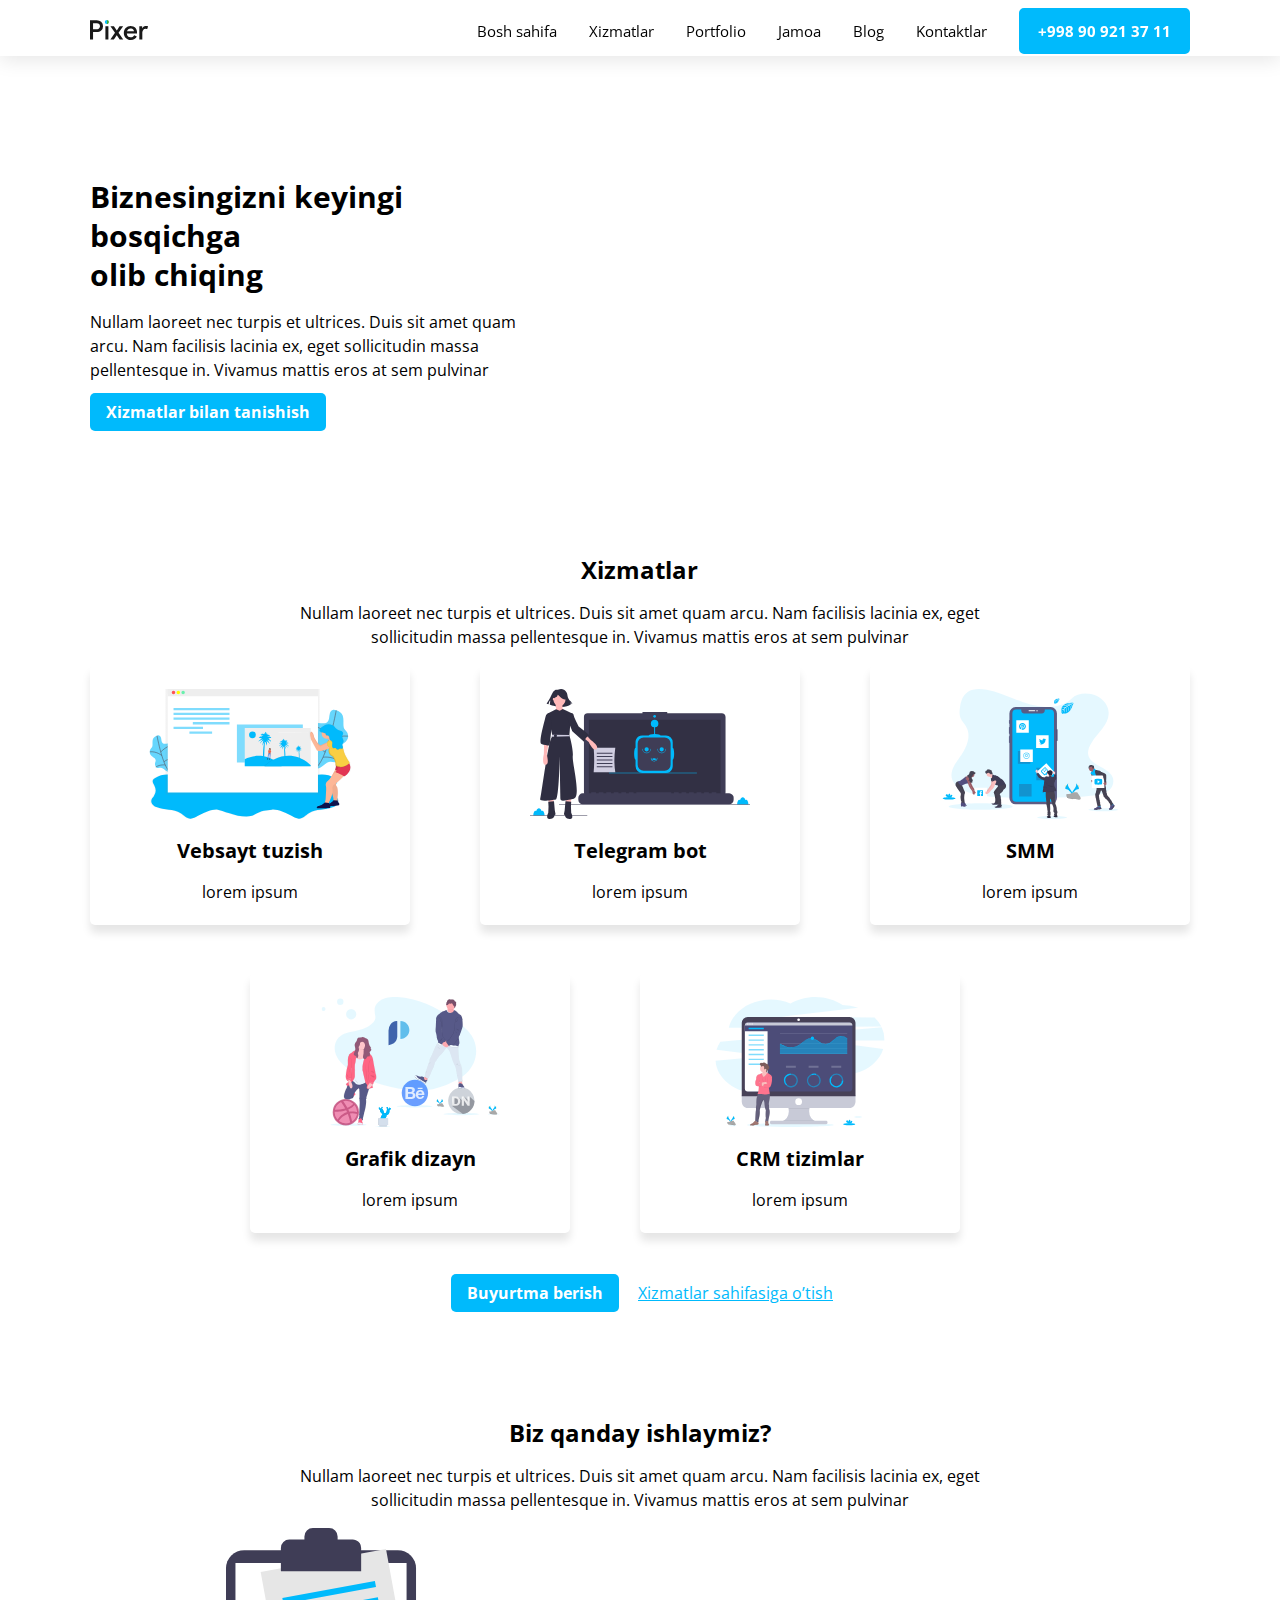
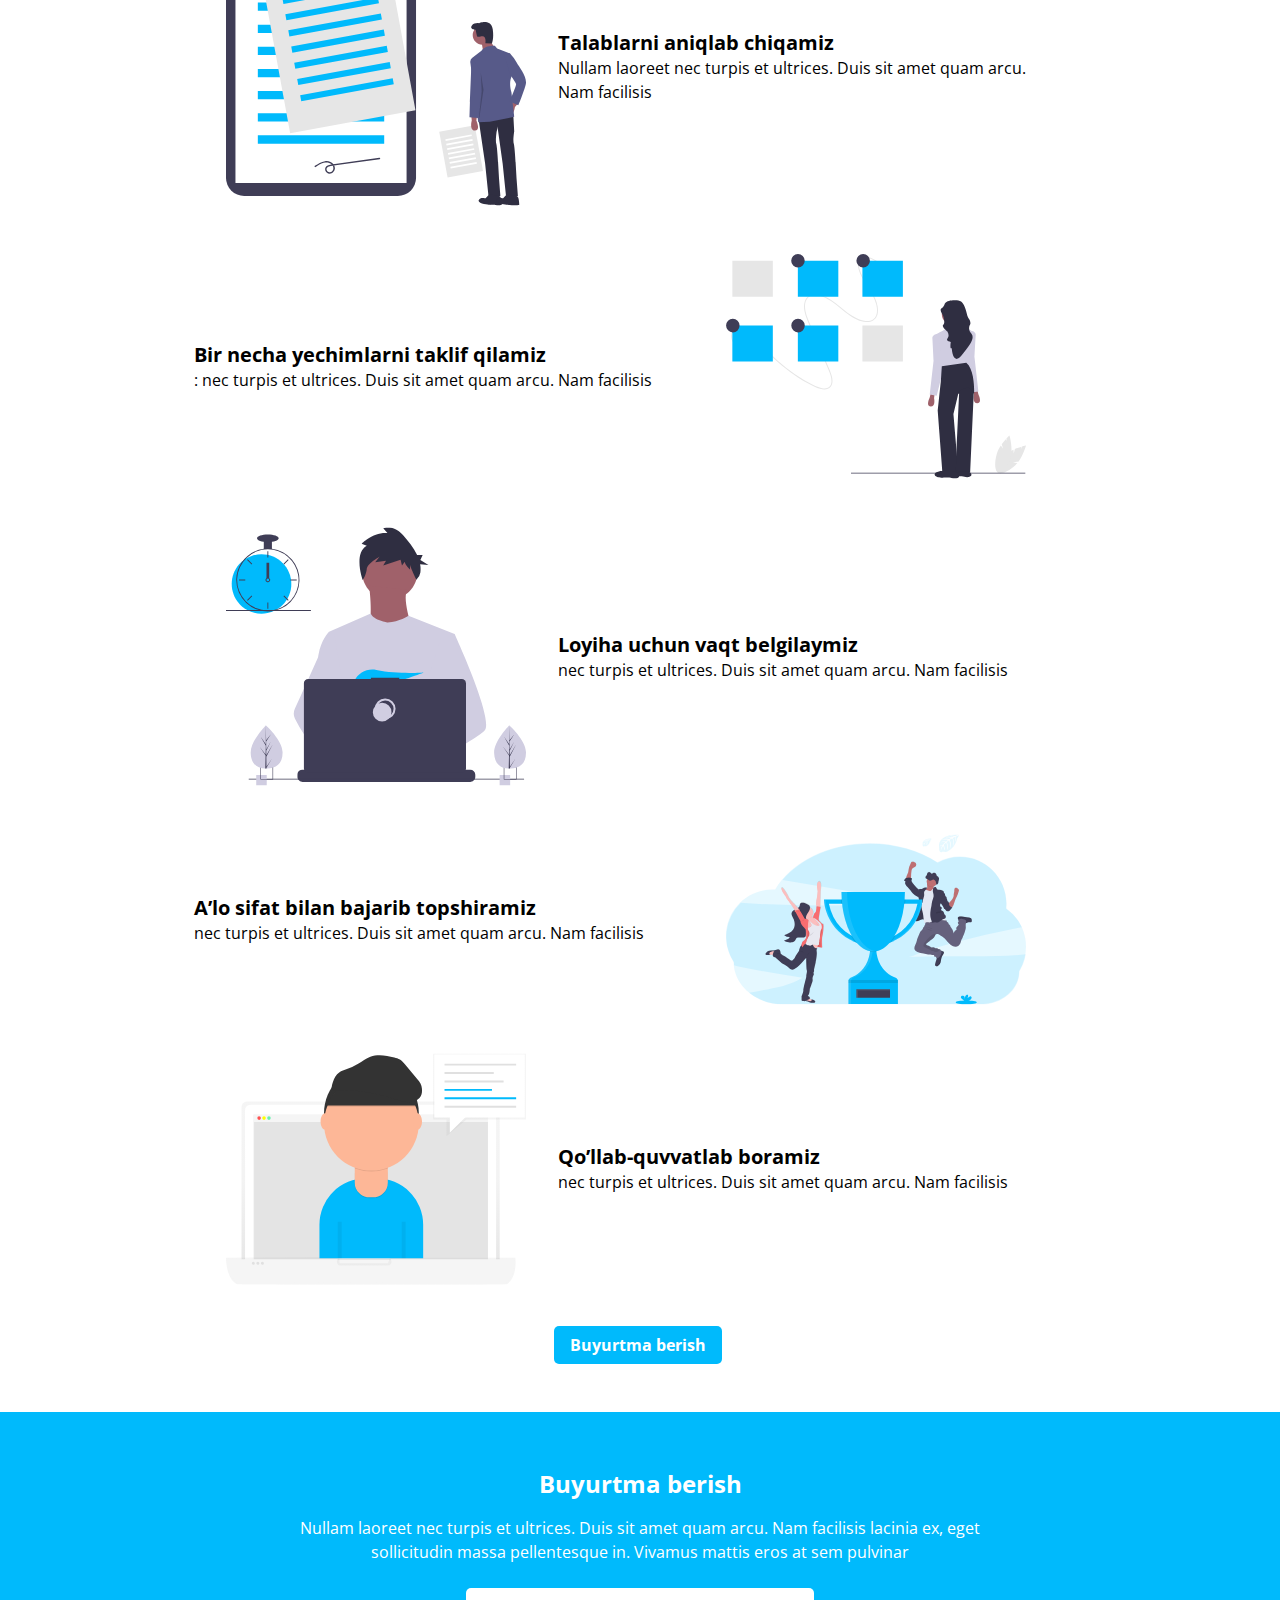
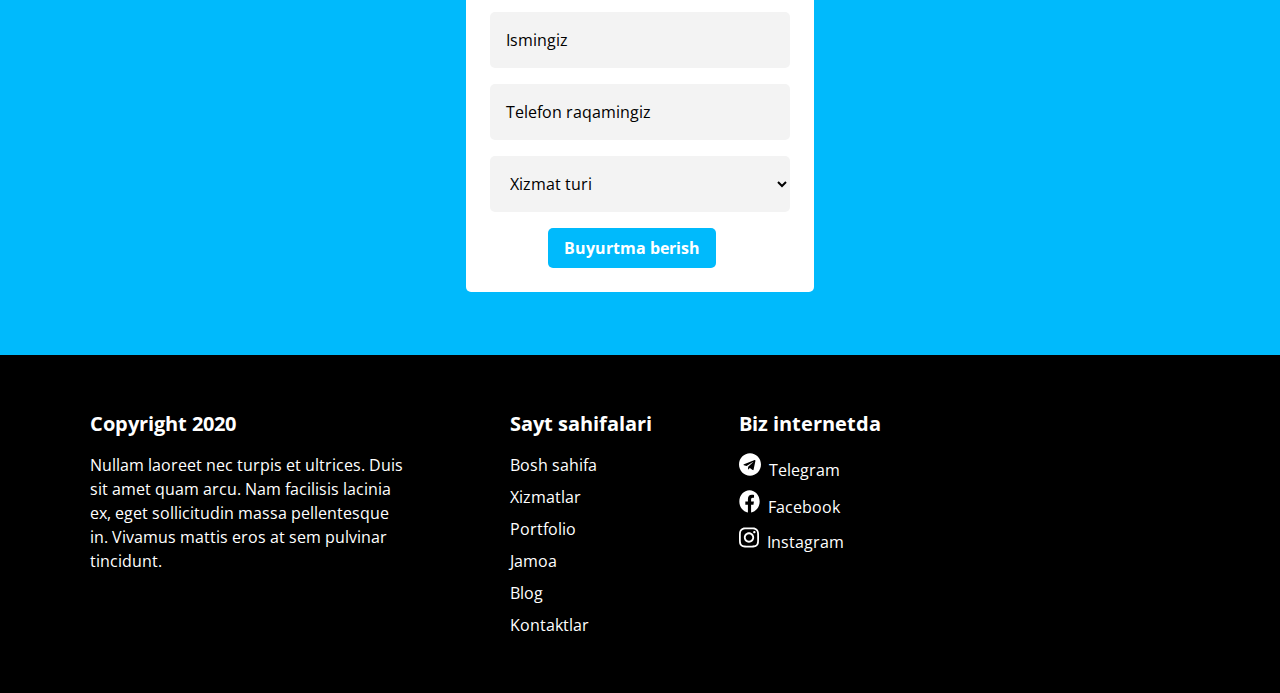
<file: index.html>
<!DOCTYPE html>
<html lang="uz">
  <head>
    <meta charset="UTF-8" />
    <meta http-equiv="X-UA-Compatible" content="IE=edge" />
    <meta name="viewport" content="width=device-width, initial-scale=1.0" />
    <title>Pixer</title>
    <!-- Links style  -->
    <link rel="stylesheet" href="./css/style.css" />
    <!-- <link rel="stylesheet" href="./css/normalize.css" /> -->
    <!-- <link rel="stylesheet" href="./css/style.mini.css" /> -->
  </head>
  <body>
    <!-- Header -->
    <header class="header">
      <section class="header-container container">
        <!-- Site logo -->
        <a class="site-logo" href="./index.html"
          ><img src="./images/site-logo.svg" alt="Pixer saytnig logotipi"
        /></a>
        <!-- Navigation -->
        <nav class="list-items">
          <ul class="list-info">
            <li><a href="./index.html">Bosh sahifa</a></li>
            <li>
              <a target="_blank" href="./xizmatlar/xizmatlar.html">Xizmatlar</a>
            </li>
            <li><a href="#">Portfolio</a></li>
            <li><a href="#">Jamoa</a></li>
            <li><a href="#">Blog</a></li>
            <li><a href="#">Kontaktlar</a></li>
          </ul>

          <a class="tel-link" href="tel:+998-90-921-37-11">+998 90 921 37 11</a>
        </nav>
      </section>
    </header>
    <!-- Main -->
    <main class="main">
      <!-- Section 1 -->
      <section class="section-container-one container">
        <div class="item-text">
          <h1>
            Biznesingizni keyingi bosqichga <br />
            olib chiqing
          </h1>
          <p>
            Nullam laoreet nec turpis et ultrices. Duis sit amet quam arcu. Nam
            facilisis lacinia ex, eget sollicitudin massa pellentesque in.
            Vivamus mattis eros at sem pulvinar
          </p>
          <a target="_blank" href="./xizmatlar/xizmatlar.html"
            >Xizmatlar bilan tanishish</a
          >
        </div>
        <iframe
          width="458"
          height="258"
          src="https://www.youtube.com/embed/6_pru8U2RmM"
          title="The whole working-from-home thing — Apple"
          frameborder="0"
          allow="accelerometer; autoplay; clipboard-write; encrypted-media; gyroscope; picture-in-picture"
          allowfullscreen
        ></iframe>
      </section>
      <!-- Section 2 -->
      <section class="section-container-two container">
        <h2 class="heading">Xizmatlar</h2>
        <p class="text">
          Nullam laoreet nec turpis et ultrices. Duis sit amet quam arcu. Nam
          facilisis lacinia ex, eget sollicitudin massa pellentesque in. Vivamus
          mattis eros at sem pulvinar
        </p>
        <!-- Xizmatlar ro`yhati -->
        <div class="section-lists">
          <ul>
            <li>
              <img
                src="./images/vebsayt-tuzish.svg"
                alt="chizilgan qiz bola animatsion rasm ushlab turibdi"
                width="203"
                height="130"
              />
              <h3>Vebsayt tuzish</h3>
              <p>lorem ipsum</p>
            </li>
            <li>
              <img
                src="./images/telegram-bot.svg"
                alt="chizilgan qiz bola animatsion noutbukni yonida turibdi"
                width="222"
                height="130"
              />
              <h3>Telegram bot</h3>
              <p>lorem ipsum</p>
            </li>
            <li>
              <img
                src="./images/smm.svg"
                alt="chizilgan odamlar animatsion telefonga ilovalar qoyishyapti"
                width="177"
                height="130"
              />
              <h3>SMM</h3>
              <p>lorem ipsum</p>
            </li>
            <li>
              <img
                src="./images/grafik-dizayn.svg"
                alt="chizilgan bola va qiz koptok tepishyapti"
                width="179"
                height="130"
              />
              <h3>Grafik dizayn</h3>
              <p>lorem ipsum</p>
            </li>
            <li>
              <img
                src="./images/crm-tizimlar.svg"
                alt="chizilgan bola animatsion kompyuterni oldida turibdi"
                width="170"
                height="130"
              />
              <h3>CRM tizimlar</h3>
              <p>lorem ipsum</p>
            </li>
          </ul>
        </div>
        <div class="links">
          <a class="button" href="#">Buyurtma berish</a>
          <a
            class="service-link"
            target="_blank"
            href="./xizmatlar/xizmatlar.html"
            >Xizmatlar sahifasiga o’tish</a
          >
        </div>
      </section>
      <!-- Section 3 -->
      <section class="section-container-three container">
        <!-- Heading -->
        <div class="heading-text">
          <h2 class="heading">Biz qanday ishlaymiz?</h2>
          <p class="text">
            Nullam laoreet nec turpis et ultrices. Duis sit amet quam arcu. Nam
            facilisis lacinia ex, eget sollicitudin massa pellentesque in.
            Vivamus mattis eros at sem pulvinar
          </p>
        </div>
        <!-- Information of site -->
        <div class="inform-content-one">
          <img
            src="./images/img-one.svg"
            alt="chizilgan odam animatsion daftarga qarayabdi"
            width="300"
            height="278"
          />
          <div>
            <h3>Talablarni aniqlab chiqamiz</h3>
            <p>
              Nullam laoreet nec turpis et ultrices. Duis sit amet quam arcu.
              <br />
              Nam facilisis
            </p>
          </div>
        </div>
        <div class="inform-content-two">
          <div>
            <h3>Bir necha yechimlarni taklif qilamiz</h3>
            <p>
              : nec turpis et ultrices. Duis sit amet quam arcu. Nam facilisis
            </p>
          </div>
          <img
            src="./images/img-two.svg"
            alt="chizilgan qiz bola tort burchak shakllarga qarayabdi"
            width="300"
            height="225"
          />
        </div>
        <div class="inform-content-three">
          <img
            src="./images/img-three.svg"
            alt="chizilgan bola noutbukda ishlab otiribdi"
            width="300"
            height="259"
          />
          <div>
            <h3>Loyiha uchun vaqt belgilaymiz</h3>
            <p>
              nec turpis et ultrices. Duis sit amet quam arcu. Nam facilisis
            </p>
          </div>
        </div>
        <div class="inform-content-four">
          <div>
            <h3>A’lo sifat bilan bajarib topshiramiz</h3>
            <p>
              nec turpis et ultrices. Duis sit amet quam arcu. Nam facilisis
            </p>
          </div>
          <img
            src="./images/img-four.svg"
            alt="chizilgan bola va qiz sovrin oldida xursand bolib oyinga tushishyapti"
            width="300"
            height="171"
          />
        </div>
        <div class="inform-content-five">
          <img
            src="./images/img-five.svg"
            alt="animatsion bola rasmi"
            width="300"
            height="232"
          />
          <div>
            <h3>Qo’llab-quvvatlab boramiz</h3>
            <p>
              nec turpis et ultrices. Duis sit amet quam arcu. Nam facilisis
            </p>
          </div>
        </div>
        <!-- Link -->
        <a class="button" href="#">Buyurtma berish</a>
      </section>
      <!-- Section 4 -->
      <section class="section-container-four">
        <div class="section-box container">
          <!-- Heading and text -->
          <h2>Buyurtma berish</h2>
          <p>
            Nullam laoreet nec turpis et ultrices. Duis sit amet quam arcu. Nam
            facilisis lacinia ex, eget sollicitudin massa pellentesque in.
            Vivamus mattis eros at sem pulvinar
          </p>
          <!-- Services -->
          <div class="item-services">
            <form action="https://echo.htmlacademy.ru">
              <div class="item-name">
                <label for="username"></label>
                <input
                  id="username"
                  type="text"
                  name="Name"
                  placeholder="Ismingiz"
                  required
                />
              </div>
              <div class="item-tel">
                <label for="tel"></label>
                <input
                  id="tel"
                  type="number"
                  name="Telefon raqam"
                  placeholder="Telefon raqamingiz"
                  required
                />
              </div>
              <div class="item-service">
                <label for="service"></label>
                <select name="Xizmat turi" id="service">
                  <option value="" disabled selected hidden>Xizmat turi</option>
                  <option value="vebsayt-tuzish">Vebsayt tuzish</option>
                  <option value="telegram-bot">Telegram bot</option>
                  <option value="smm">SMM</option>
                  <option value="grafik-dizayn">Grafik dizayn</option>
                  <option value="crm-tizimlar">CRM tizimlar</option>
                </select>
              </div>
              <button class="button">Buyurtma berish</button>
            </form>
          </div>
        </div>
      </section>
    </main>
    <!-- Footer -->
    <footer class="footer">
      <section class="container">
        <!-- List items -->
        <ul class="footer-lists">
          <li>
            <h4>Copyright 2020</h4>
            <p>
              Nullam laoreet nec turpis et ultrices. Duis sit amet quam arcu.
              Nam facilisis lacinia ex, eget sollicitudin massa pellentesque in.
              Vivamus mattis eros at sem pulvinar tincidunt.
            </p>
          </li>
          <li>
            <h4>Sayt sahifalari</h4>
            <a href="./index.html">Bosh sahifa</a>
            <a target="_blank" href="./xizmatlar/xizmatlar.html">Xizmatlar</a>
            <a href="#">Portfolio</a>
            <a href="#">Jamoa</a>
            <a href="#">Blog</a>
            <a href="#">Kontaktlar</a>
          </li>
          <li>
            <h4>Biz internetda</h4>
            <a target="_blank" href="#"
              ><img
                src="./images/telegram-logo.svg"
                alt="telegram logotipi"
                width="22"
                height="23"
              />Telegram</a
            >
            <a target="_blank" href="#"
              ><img
                src="./images/facebook-logo.svg"
                alt="facebook logotipi"
                width="21"
                height="23"
              />Facebook</a
            >
            <a target="_blank" href="#"
              ><img
                src="./images/instagram-logo.svg"
                alt="Instagram logotipi"
                width="20"
                height="21"
              />Instagram</a
            >
          </li>
        </ul>
      </section>
    </footer>
  </body>
</html>
</file>
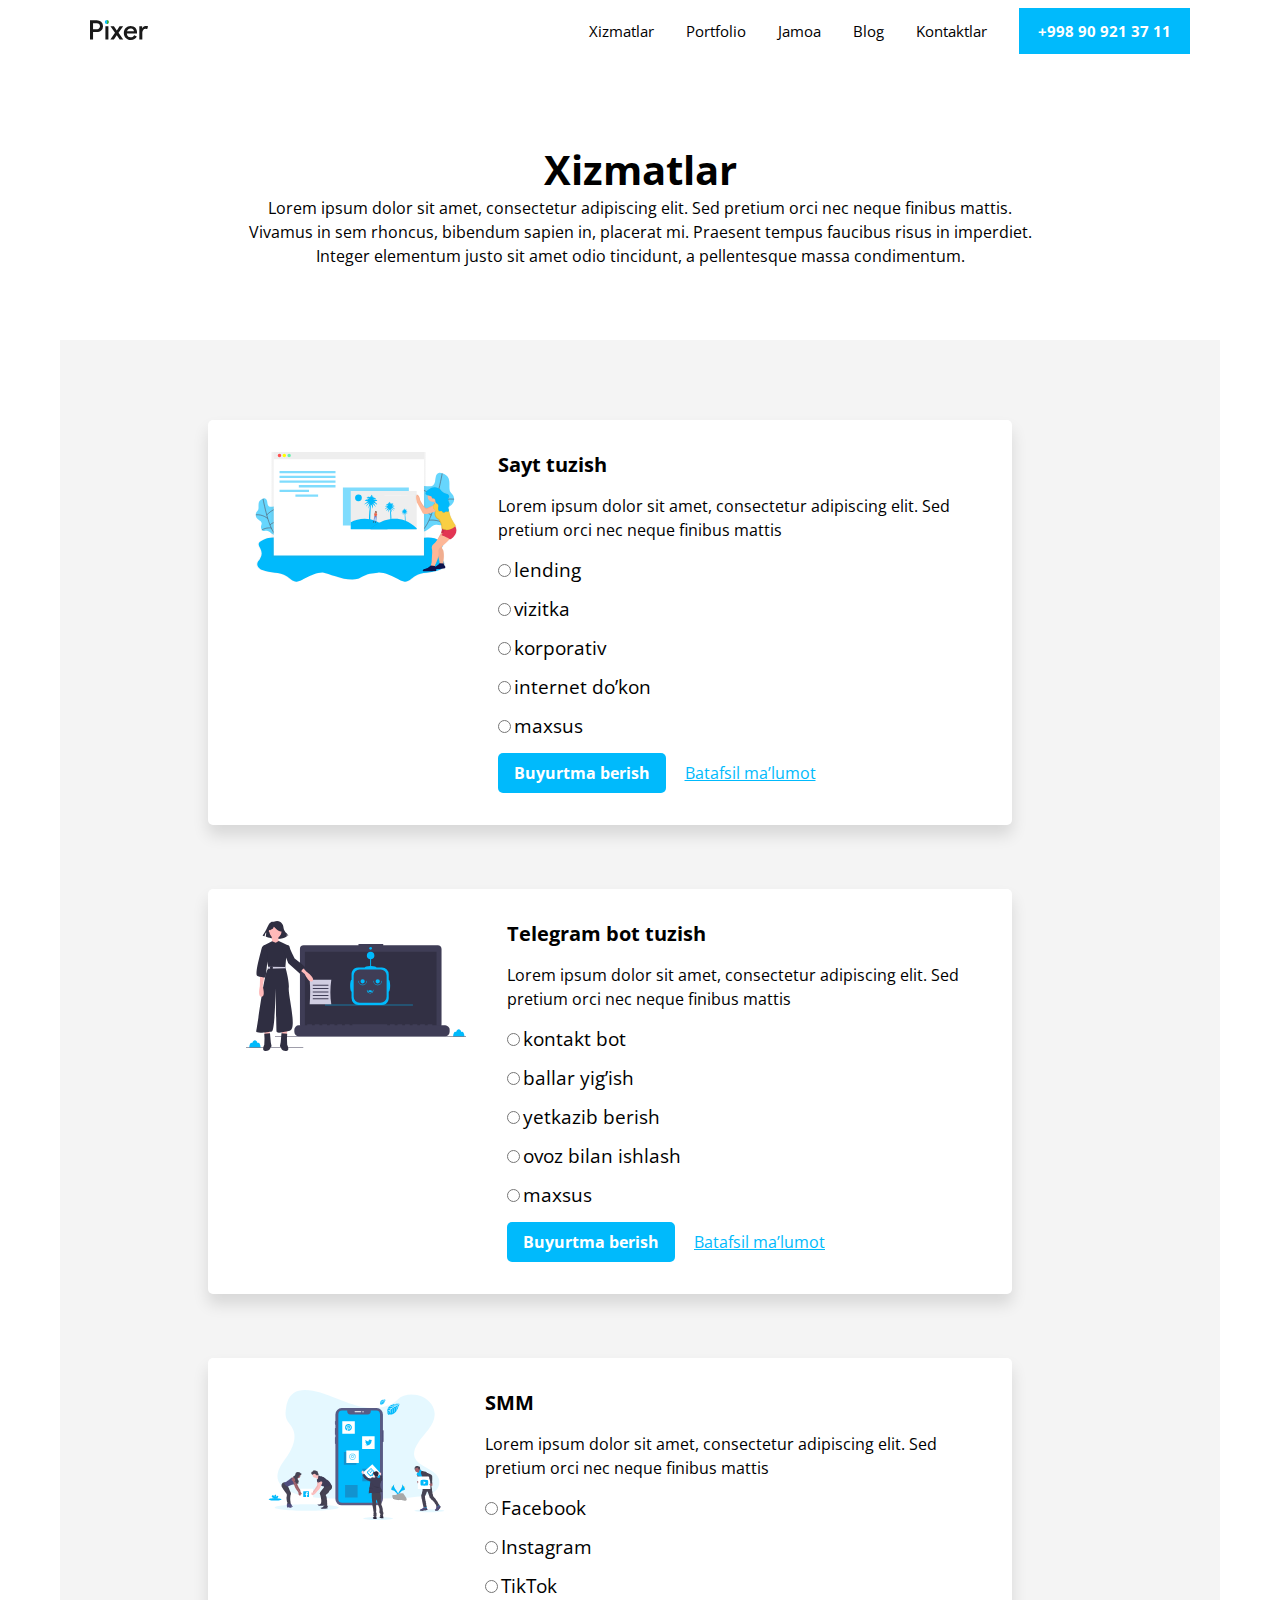
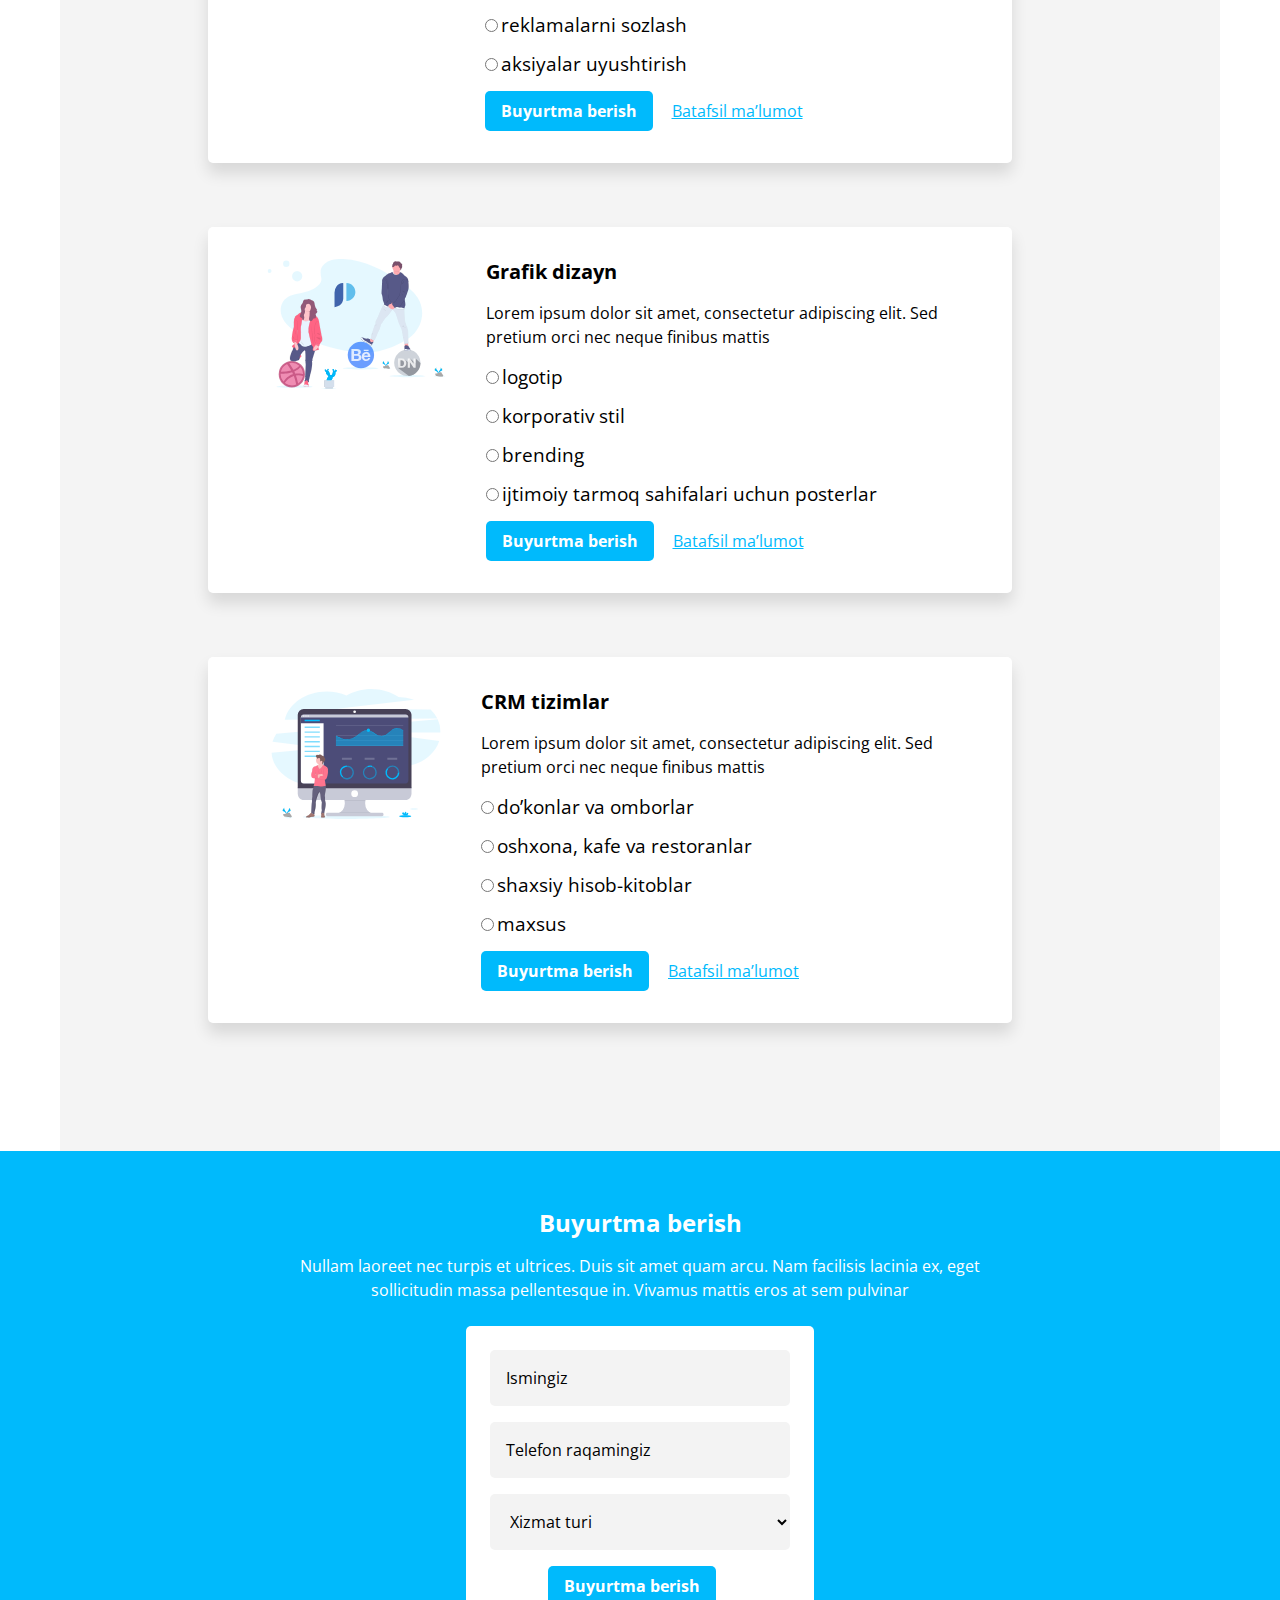
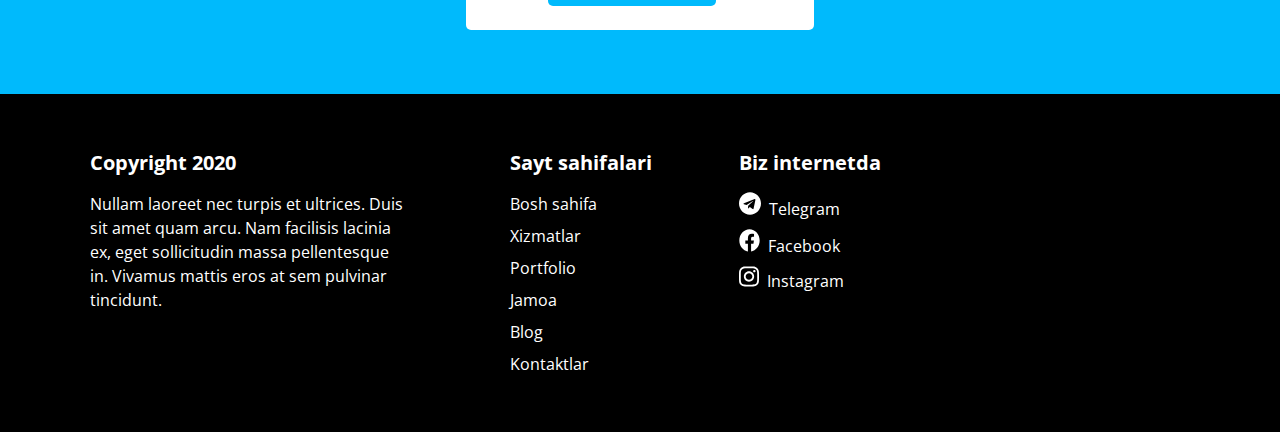
<file: xizmatlar/xizmatlar.html>
<!DOCTYPE html>
<html lang="uz">
  <head>
    <meta charset="UTF-8" />
    <meta http-equiv="X-UA-Compatible" content="IE=edge" />
    <meta name="viewport" content="width=device-width, initial-scale=1.0" />
    <title>Xizmatlar</title>
    <!-- Link styles -->
    <link rel="stylesheet" href="./css/style.css" />
    <!-- <link rel="stylesheet" href="./css/normalize.css"> -->
    <!-- <link rel="stylesheet" href="./css/style.mini.css"> -->
  </head>
  <body>
    <!-- Header -->
    <header class="header">
      <section class="header-container container">
        <!-- Site logo -->
        <a class="site-logo" href="../index.html"
          ><img src="../images/site-logo.svg" alt="Pixer saytnig logotipi"
        /></a>
        <!-- Navigation -->
        <nav class="list-items">
          <ul class="list-info">
            <li><a target="_blank" href="./xizmatlar.html">Xizmatlar</a></li>
            <li><a href="#">Portfolio</a></li>
            <li><a href="#">Jamoa</a></li>
            <li><a href="#">Blog</a></li>
            <li><a href="#">Kontaktlar</a></li>
          </ul>
          <a class="tel-link" href="tel:+998-90-921-37-11">+998 90 921 37 11</a>
        </nav>
      </section>
    </header>
    <!-- Main -->
    <main class="main">
      <!-- Section 1 -->
      <section class="section-container-one container">
        <h1>Xizmatlar</h1>
        <p>
          Lorem ipsum dolor sit amet, consectetur adipiscing elit. Sed pretium
          orci nec neque finibus mattis. Vivamus in sem rhoncus, bibendum sapien
          in, placerat mi. Praesent tempus faucibus risus in imperdiet. Integer
          elementum justo sit amet odio tincidunt, a pellentesque massa
          condimentum.
        </p>
      </section>
      <!-- Section 2 -->
      <section class="section-container-two container">
        <!-- Hero 1 -->
        <div class="hero">
          <img
            src="../images/vebsayt-tuzish.svg"
            alt="chizilgan qiz bola animatsion rasm ushlab turibdi"
            width="203"
            height="130"
          />
          <div>
            <h2>Sayt tuzish</h2>
            <p>
              Lorem ipsum dolor sit amet, consectetur adipiscing elit. Sed
              pretium orci nec neque finibus mattis
            </p>
            <form action="https://echo.htmlacademy.ru">
              <div class="item-lending">
                <input id="lending" type="radio" name="lending" />
                <label for="lending">lending</label>
              </div>
              <div class="item-vizitka">
                <input id="vizitka" type="radio" name="vizitka" />
                <label for="vizitka">vizitka</label>
              </div>
              <div class="item-korporativ">
                <input id="korporativ" type="radio" name="korporativ" />
                <label for="korporativ">korporativ</label>
              </div>
              <div class="item-internet-dokon">
                <input
                  id="internet-do’kon"
                  type="radio"
                  name="internet do’kon"
                />
                <label for="internet-do’kon">internet do’kon</label>
              </div>
              <div class="item-maxsus">
                <input id="makhsus" type="radio" name="maxsus" />
                <label for="makhsus">maxsus</label>
              </div>
              <button>Buyurtma berish</button>
              <a href="#">Batafsil ma’lumot</a>
            </form>
          </div>
        </div>
        <!-- Hero 2 -->
        <div class="hero">
          <img
            src="../images/telegram-bot.svg"
            alt="chizilgan qiz bola animatsion noutbukni yonida turibdi"
            width="222"
            height="130"
          />
          <div>
            <h2>Telegram bot tuzish</h2>
            <p>
              Lorem ipsum dolor sit amet, consectetur adipiscing elit. Sed
              pretium orci nec neque finibus mattis
            </p>
            <form action="https://echo.htmlacademy.ru">
              <div class="item-kontakt-bot">
                <input id="kontakt-bot" type="radio" name="kontakt-bot" />
                <label for="kontakt-bot">kontakt bot</label>
              </div>
              <div class="item-ballar-yigish">
                <input id="ballar-yig’ish" type="radio" name="ballar-yig’ish" />
                <label for="ballar-yig’ish">ballar yig’ish</label>
              </div>
              <div class="item-yetkazib-berish">
                <input
                  id="yetkazib-berish"
                  type="radio"
                  name="yetkazib-berish"
                />
                <label for="yetkazib-berish">yetkazib berish</label>
              </div>
              <div class="item-ovoz-bilan-ishlash">
                <input
                  id="ovoz-bilan-ishlash"
                  type="radio"
                  name="ovoz-bilan-ishlash"
                />
                <label for="ovoz-bilan-ishlash">ovoz bilan ishlash</label>
              </div>
              <div class="item-maxsus">
                <input id="mahsus" type="radio" name="maxsus" />
                <label for="mahsus">maxsus</label>
              </div>
              <button>Buyurtma berish</button>
              <a href="#">Batafsil ma’lumot</a>
            </form>
          </div>
        </div>
        <!-- Hero 3 -->
        <div class="hero">
          <img
            src="../images/smm.svg"
            alt="chizilgan odamlar animatsion telefonga ilovalar qoyishyapti"
            width="177"
            height="130"
          />
          <div>
            <h2>SMM</h2>
            <p>
              Lorem ipsum dolor sit amet, consectetur adipiscing elit. Sed
              pretium orci nec neque finibus mattis
            </p>
            <form action="https://echo.htmlacademy.ru">
              <div class="item-facebook">
                <input id="facebook" type="radio" name="Facebook" />
                <label for="facebook">Facebook</label>
              </div>
              <div class="item-instagram">
                <input id="instagram" type="radio" name="Instagram" />
                <label for="instagram">Instagram</label>
              </div>
              <div class="item-tiktok">
                <input id="tiktok" type="radio" name="TikTok" />
                <label for="tiktok">TikTok</label>
              </div>
              <div class="item-reklamalarni-sozlash">
                <input
                  id="reklamalarni-sozlash"
                  type="radio"
                  name="reklamalarni-sozlash"
                />
                <label for="reklamalarni-sozlash">reklamalarni sozlash</label>
              </div>
              <div class="item-aksiyalar-uyushtirish">
                <input
                  id="aksiyalar-uyushtirish"
                  type="radio"
                  name="aksiyalar-uyushtirish"
                />
                <label for="aksiyalar-uyushtirish">aksiyalar uyushtirish</label>
              </div>
              <button>Buyurtma berish</button>
              <a href="#">Batafsil ma’lumot</a>
            </form>
          </div>
        </div>
        <!-- Hero 4 -->
        <div class="hero">
          <img
            src="../images/grafik-dizayn.svg"
            alt="chizilgan bola va qiz koptok tepishyapti"
            width="179"
            height="130"
          />
          <div>
            <h2>Grafik dizayn</h2>
            <p>
              Lorem ipsum dolor sit amet, consectetur adipiscing elit. Sed
              pretium orci nec neque finibus mattis
            </p>
            <form action="https://echo.htmlacademy.ru">
              <div class="item-logotip">
                <input id="logotip" type="radio" name="logotip" />
                <label for="logotip">logotip</label>
              </div>
              <div class="item-korporativ-stil">
                <input
                  id="korporativ-stil"
                  type="radio"
                  name="korporativ-stil"
                />
                <label for="korporativ-stil">korporativ stil</label>
              </div>
              <div class="item-brending">
                <input id="brending" type="radio" name="brending" />
                <label for="brending">brending</label>
              </div>
              <div class="item-ijtimoiy-tarmoq">
                <input
                  id="ijtimoiy-tarmoq"
                  type="radio"
                  name="ijtimoiy-tarmoq"
                />
                <label for="ijtimoiy-tarmoq"
                  >ijtimoiy tarmoq sahifalari uchun posterlar</label
                >
              </div>
              <button>Buyurtma berish</button>
              <a href="#">Batafsil ma’lumot</a>
            </form>
          </div>
        </div>
        <!-- Hero 5 -->
        <div class="hero">
          <img
            src="../images/crm-tizimlar.svg"
            alt="chizilgan bola animatsion kompyuterni oldida turibdi"
            width="170"
            height="130"
          />
          <div>
            <h2>CRM tizimlar</h2>
            <p>
              Lorem ipsum dolor sit amet, consectetur adipiscing elit. Sed
              pretium orci nec neque finibus mattis
            </p>
            <form action="https://echo.htmlacademy.ru">
              <div class="item-dokonlar">
                <input id="dokonla" type="radio" name="do’konlar" />
                <label for="dokonla">do’konlar va omborlar</label>
              </div>
              <div class="item-oshxona">
                <input
                  id="oshxona"
                  type="radio"
                  name="oshxona,kafe va restoranlar"
                />
                <label for="oshxona">oshxona, kafe va restoranlar</label>
              </div>
              <div class="item-hisob">
                <input id="hisob" type="radio" name="shaxsiy hisob-kitoblar" />
                <label for="hisob">shaxsiy hisob-kitoblar</label>
              </div>
              <div class="item-maxsus">
                <input id="maxsus" type="radio" name="maxsus" />
                <label for="maxsus">maxsus</label>
              </div>
              <button>Buyurtma berish</button>
              <a href="#">Batafsil ma’lumot</a>
            </form>
          </div>
        </div>
      </section>
      <!-- Section 3 -->
      <section class="section-container-three">
        <div class="section-box container">
          <!-- Heading and text -->
          <h2>Buyurtma berish</h2>
          <p>
            Nullam laoreet nec turpis et ultrices. Duis sit amet quam arcu. Nam
            facilisis lacinia ex, eget sollicitudin massa pellentesque in.
            Vivamus mattis eros at sem pulvinar
          </p>
          <!-- Services -->
          <div class="item-services">
            <form action="https://echo.htmlacademy.ru">
              <div class="item-name">
                <label for="username"></label>
                <input id="username" type="text" name="Name" placeholder="Ismingiz" required />
              </div>
              <div class="item-tel">
                <label for="tel"></label>
                <input id="tel" type="number" name="Telefon raqam" 
                placeholder="Telefon raqamingiz"
                required />
              </div>
              <div class="item-service">
                <label for="service"></label>
                <select name="Xizmat turi" id="service">
                  <option value="" disabled selected hidden>Xizmat turi</option>
                  <option value="vebsayt-tuzish">Vebsayt tuzish</option>
                  <option value="telegram-bot">Telegram bot</option>
                  <option value="smm">SMM</option>
                  <option value="grafik-dizayn">Grafik dizayn</option>
                  <option value="crm-tizimlar">CRM tizimlar</option>
                </select>
              </div>
              <button class="button">Buyurtma berish</button>
            </form>
          </div>
        </div>
      </section>
    </main>
    <!-- Footer -->
    <footer class="footer">
      <section class="container">
        <!-- List items -->
        <ul class="footer-lists">
          <li>
            <h4>Copyright 2020</h4>
            <p>
              Nullam laoreet nec turpis et ultrices. Duis sit amet quam arcu.
              Nam facilisis lacinia ex, eget sollicitudin massa pellentesque in.
              Vivamus mattis eros at sem pulvinar tincidunt.
            </p>
          </li>
          <li>
            <h4>Sayt sahifalari</h4>
            <a href="../index.html">Bosh sahifa</a>
            <a target="_blank" href="./xizmatlar.html">Xizmatlar</a>
            <a href="#">Portfolio</a>
            <a href="#">Jamoa</a>
            <a href="#">Blog</a>
            <a href="#">Kontaktlar</a>
          </li>
          <li>
            <h4>Biz internetda</h4>
            <a target="_blank" href="#"
              ><img
                src="../images/telegram-logo.svg"
                alt="telegram logotipi"
                width="22"
                height="23"
              />Telegram</a
            >
            <a target="_blank" href="#"
              ><img
                src="../images/facebook-logo.svg"
                alt="facebook logotipi"
                width="21"
                height="23"
              />Facebook</a
            >
            <a target="_blank" href="#"
              ><img
                src="../images/instagram-logo.svg"
                alt="Instagram logotipi"
                width="20"
                height="21"
              />Instagram</a
            >
          </li>
        </ul>
      </section>
    </footer>
  </body>
</html>
</file>
<file: css/style.css>
/* Global styles */
@font-face {
  font-family: "Open Sans";
  font-style: normal;
  font-weight: 400;
  src: local(""),
    url("../fonts/open-sans-v34-latin-regular.woff2") format("woff2"),
    url("../fonts/open-sans-v34-latin-regular.woff") format("woff");
}

@font-face {
  font-family: "Open Sans";
  font-style: normal;
  font-weight: 700;
  src: local(""), url("../fonts/open-sans-v34-latin-700.woff2") format("woff2"),
    url("../fonts/open-sans-v34-latin-700.woff") format("woff");
}
* {
  box-sizing: border-box;
  margin: 0px;
  padding: 0px;
}
html {
  height: 100%;
  font-size: 62.5%; /*10px=1rem*/
}
body {
  font-family: "Open Sans";
  height: 100%;
  display: flex;
  flex-direction: column;
}
.main {
  flex-grow: 1;
}
.container {
  width: 100%;
  max-width: 1160px;
  margin-left: auto;
  margin-right: auto;
  padding-left: 30px;
  padding-right: 30px;
}
ul {
  list-style: none;
}
a {
  text-decoration: none;
}
/* Header */
.header {
  height: 5.6rem;
  position: fixed;
  background-color: #fff;
  width: 100%;
  box-shadow: 0px 4px 20px rgba(0, 0, 0, 0.1);
}
.header-container {
  display: flex;
  justify-content: space-between;
  align-items: center;
  padding-top: 0.8rem;
}
.list-items {
  display: flex;
}
.list-info {
  display: flex;
  align-items: center;
}
.list-info a {
  padding-bottom: 1.6rem;
  position: relative;
  transition: all 0.4s ease;
}
.list-info a::before {
  transition: 0.4s ease;
  content: "";
  position: absolute;
  background-color: #191919;
  height: 0.3rem;
  bottom: 0rem;
  right: 0rem;
  width: 0%;
}
.list-info a:hover::before {
  width: 100%;
}
.list-info a:active {
  transition: 0.4s ease;
  margin-right: 0rem;
  width: 0%;
  height: 0%;
  padding: 1.6rem;
  color: rgba(255, 255, 255, 1);
  background: rgba(25, 25, 25, 0.7);
}
.list-info a {
  margin-right: 3.2rem;
  font-family: "Open Sans";
  font-style: normal;
  font-weight: 400;
  font-size: 1.5rem;
  line-height: 2.4rem;
  color: #000000;
  padding: 1.6rem 0rem 1.6rem 0rem;
}
.list-info a:nth-child(6) {
  margin-right: 2.4rem;
}

.tel-link {
  padding: 0.8rem 1.6rem;
  font-family: "Open Sans";
  font-style: normal;
  font-weight: 700;
  font-size: 1.5rem;
  line-height: 2.4rem;
  background-color: #00bafc;
  border: 0.3rem solid #00bafc;
  border-radius: 0.5rem;
  color: rgba(255, 255, 255, 1);
  cursor: pointer;
  transition: 0.4s ease;
  opacity: 0.4s ease;
}
.tel-link:hover {
  color: rgba(0, 186, 252, 1);
  background: #ffffff;
  border: 0.3rem solid #00bafc;
  border-radius: 0.5rem;
}
.tel-link:active {
  color: rgba(255, 255, 255, 1);
  background-color: rgba(0, 186, 252, 1);
  opacity: 0.6;
}
.site-logo {
  transition: 0.4s ease;
  opacity: 0.4s ease;
}
.site-logo:hover {
  opacity: 0.8;
}
.site-logo:active {
  opacity: 0.6;
}
/* Section 1 */
.main {
  margin-top: 8rem;
}
.section-container-one {
  display: flex;
  width: 100%;
  height: 41.8rem;
  padding-top: 8rem;
}
/* Div */
.item-text {
  margin-top: 1.7rem;
  margin-right: 17.2rem;
}
.item-text h1 {
  margin: 0rem;
  font-family: "Open Sans";
  font-style: normal;
  font-weight: 700;
  font-size: 3rem;
  line-height: 130%;
  color: #000000;
  margin-bottom: 1.6rem;
}
.item-text p {
  font-family: "Open Sans";
  font-style: normal;
  font-weight: 400;
  font-size: 16px;
  line-height: 24px;
  width: 46.5rem;
  height: 7.4rem;
  color: #000000;
  margin-bottom: 1.6rem;
  margin-right: ;
}
.item-text a {
  font-family: "Open Sans";
  font-style: normal;
  font-weight: 700;
  font-size: 1.6rem;
  line-height: 2.4rem;
  background-color: ;
  background: #00bafc;
  border-radius: 0.5rem;
  padding: 0.8rem 1.6rem;
  color: #ffffff;
  transition: 0.4s ease;
  opacity: 0.4s ease;
}
.item-text a:hover {
  opacity: 0.8;
}
.item-text a:active {
  opacity: 0.6;
}
iframe {
  border-radius: 1rem;
}
/* Section 2 */
.heading {
  font-family: "Open Sans";
  font-style: normal;
  font-weight: 700;
  font-size: 2.4rem;
  line-height: 130%;
  color: #000000;
  margin-top: 5.6rem;
  margin-left: 49.1rem;
}
.text {
  width: 71.9rem;
  font-family: "Open Sans";
  font-style: normal;
  font-weight: 400;
  font-size: 1.6rem;
  line-height: 2.4rem;
  color: #000000;
  margin: 1.6rem 19rem;
  text-align: center;
}
.section-lists ul {
  display: flex;
  flex-wrap: wrap;
  justify-content: center;
  align-content: center;
}
.section-lists li {
  width: 32rem;
  height: 26rem;
  background: #ffffff;
  box-shadow: 0rem 0.8rem 0.8rem rgba(0, 0, 0, 0.1);
  border-radius: 0.5rem;
  margin-bottom: 4.8rem;
  margin-right: 7rem;
  text-align: center;
  padding-top: 2.4rem;
  transition: 0.4s ease;
  opacity: 0.4s ease;
}
.section-lists li:hover {
  background: #ffffff;
  box-shadow: 0rem 1.2rem 2.1rem rgba(0, 0, 0, 0.1);
  border-radius: 0.5rem;
}
.section-lists li:active {
  background: #ffffff;
  box-shadow: 0rem 0.4rem 0.4rem rgba(0, 0, 0, 0.2);
  border-radius: 0.5rem;
}
.section-lists li:nth-child(3) {
  margin-right: 0rem;
}
.section-lists h3 {
  font-family: "Open Sans";
  font-style: normal;
  font-weight: 700;
  font-size: 2rem;
  line-height: 130%;
  color: #000000;
  padding: 1.6rem 0rem;
}
.section-lists p {
  font-family: "Open Sans";
  font-style: normal;
  font-weight: 400;
  font-size: 1.6rem;
  line-height: 2.4rem;
  color: #000000;
}
/* Section 2 links */
.links {
  margin-left: 36.1rem;
}
.button {
  font-family: "Open Sans";
  font-style: normal;
  font-weight: 700;
  font-size: 1.6rem;
  line-height: 2.4rem;
  color: #fff;
  background-color: rgba(0, 186, 252, 1);
  padding: 0.8rem 1.6rem;
  border: 0rem;
  border-radius: 0.5rem;
  margin-right: 1.6rem;
  transition: 0.4s ease;
  opacity: 0.4s ease;
  cursor: pointer;
}
.button:hover {
  opacity: 0.8;
}
.button:active {
  opacity: 0.6;
}
.service-link {
  font-family: "Open Sans";
  font-style: normal;
  font-weight: 400;
  font-size: 16px;
  line-height: 24px;
  text-decoration: underline;
  color: #00bafc;
  display: inline-block;
}
/* Section 3 */
.section-container-three {
  padding: 5.6rem 3rem 5.5rem 13.4rem;
}
/* All h3 */
.section-container-three h3 {
  font-family: "Open Sans";
  font-style: normal;
  font-weight: 700;
  font-size: 2rem;
  line-height: 130%;
  color: #000000;
}
/* All paragraph */
.section-container-three p {
  font-family: "Open Sans";
  font-style: normal;
  font-weight: 400;
  font-size: 1.6rem;
  line-height: 2.4rem;
  color: #000000;
}
/* All images */
.section-container-three img {
  margin-right: 3.2rem;
  margin-left: 3.2rem;
}
/* div which inside div */
.section-container-three div div {
  width: 50rem;
}
/* Heading and text */
.heading-text p {
  margin: 1.6rem 8.6rem;
}
.heading-text h2 {
  margin-left: 31.5rem;
}
/* Div information */
.inform-content-one {
  display: flex;
  align-items: center;
  margin-bottom: 4.8rem;
}

.inform-content-two {
  display: flex;
  align-items: center;
  margin-bottom: 4.8rem;
}

.inform-content-three {
  display: flex;
  align-items: center;
  margin-bottom: 4.8rem;
}

.inform-content-four {
  display: flex;
  align-items: center;
  margin-bottom: 4.8rem;
}

.inform-content-five {
  display: flex;
  align-items: center;
  margin-bottom: 4.8rem;
}
.section-container-three .button {
  margin-left: 36rem;
}
/* Section 4 */
.section-container-four {
  background-color: rgba(0, 186, 252, 1);
  padding-top: 5.6rem;
  height: 54.3rem;
}
.section-box h2 {
  font-family: "Open Sans";
  font-style: normal;
  font-weight: 700;
  font-size: 2.4rem;
  line-height: 130%;
  text-align: center;
  color: #ffffff;
  margin-bottom: 1.6rem;
}
.section-box p {
  font-family: "Open Sans";
  font-style: normal;
  font-weight: 400;
  font-size: 1.6rem;
  line-height: 150%;
  text-align: center;
  color: #ffffff;
  width: 71.9rem;
  margin-bottom: 2.4rem;
  margin-left: 19rem;
}
/* Services */
.item-services {
  margin-left: 37.6rem;
  width: 348px;
  height: 304px;
  background-color: #ffffff;
  border-radius: 5px;
  text-align: center;
  padding-bottom: 6.4rem;
}
.item-services div {
  padding-bottom: 1.6rem;
}
.item-name {
  padding: 2.4rem 2.4rem 1.6rem;
}
input {
  width: 30rem;
  height: 5.6rem;
  background: #f3f3f3;
  border: 0rem;
  border-radius: 5px;
  font-family: "Open Sans";
  font-style: normal;
  font-weight: 400;
  font-size: 1.6rem;
  line-height: 150%;
  color: #000000;
}
input::placeholder {
  font-family: "Open Sans";
  font-style: normal;
  font-weight: 400;
  font-size: 1.6rem;
  line-height: 150%;
  color: #000000;
  padding-left: 1.6rem;
}
select {
  width: 30rem;
  height: 5.6rem;
  background: #f3f3f3;
  border: 0rem;
  border-radius: 5px;
}
.item-service select {
  font-family: "Open Sans";
  font-style: normal;
  font-weight: 400;
  font-size: 1.6rem;
  line-height: 150%;
  padding-left: 1.6rem;
  color: #000000;
}
/* Footer */
.footer {
  background-color: #000000;
  height: 33.8rem;
  padding-top: 5.6rem;
  padding-bottom: 5.6rem;
}
/* List items */
.footer-lists {
  display: flex;
}
.footer-lists h4 {
  font-family: "Open Sans";
  font-style: normal;
  font-weight: 700;
  font-size: 2rem;
  line-height: 130%;
  color: #ffffff;
  margin-bottom: 1.6rem;
}
.footer-lists p {
  width: 32rem;
  height: 12rem;
  font-family: "Open Sans";
  font-style: normal;
  font-weight: 400;
  font-size: 1.6rem;
  line-height: 150%;
  color: #ffffff;
  margin-right: 10rem;
}
.footer-lists li:nth-child(2) {
  display: flex;
  flex-direction: column;
  margin-right: 8.7rem;
}
.footer-lists li:last-child {
  display: flex;
  flex-direction: column;
}
.footer-lists img {
  margin-right: 0.8rem;
}
.footer-lists a {
  font-family: "Open Sans";
  font-style: normal;
  font-weight: 400;
  font-size: 1.6rem;
  line-height: 2.4rem;
  color: #ffffff;
  margin-bottom: 0.8rem;
  transition: 0.4s ease;
  opacity: 0.4s ease;
}
.footer-lists a:hover {
  color: rgba(0, 186, 252, 1);
}
.footer-lists a:active {
  opacity: 0.6;
}
</file>
<file: xizmatlar/css/style.css>
/* Global styles */
@font-face {
  font-family: "Open Sans";
  font-style: normal;
  font-weight: 400;
  src: local(""),
    url("../../fonts/open-sans-v34-latin-regular.woff2") format("woff2"),
    url("../../fonts/open-sans-v34-latin-regular.woff") format("woff");
}

@font-face {
  font-family: "Open Sans";
  font-style: normal;
  font-weight: 700;
  src: local(""),
    url("../../fonts/open-sans-v34-latin-700.woff2") format("woff2"),
    url("../../fonts/open-sans-v34-latin-700.woff") format("woff");
}
* {
  box-sizing: border-box;
  margin: 0px;
  padding: 0px;
}
html {
  height: 100%;
  font-size: 62.5%; /*10px=1rem*/
}
body {
  font-family: "Open Sans" ;
  height: 100%;
  display: flex;
  flex-direction: column;
}
.main {
  flex-grow: 1;
  margin-top: 7.2rem;
}
.container {
  width: 100%;
  max-width: 1160px;
  margin-left: auto;
  margin-right: auto;
  padding-left: 30px;
  padding-right: 30px;
}
ul {
  list-style: none;
}
a {
  text-decoration: none;
}
/* Header */
.header {
  height: 5.6rem;
  position: fixed;
  background-color: #fff;
  width: 100%;
}
.header-container {
  display: flex;
  justify-content: space-between;
  align-items: center;
  padding-top: 0.8rem;
}
.list-items {
  display: flex;
}
.list-info {
  display: flex;
  align-items: center;
}
.list-info a {
  margin-right: 3.2rem;
  font-family: "Open Sans";
  font-style: normal;
  font-weight: 400;
  font-size: 1.5rem;
  line-height: 2.4rem;
  color: #000000;
  padding: 1.6rem 0rem 1.6rem 0rem;
  position: relative;
  transition: all 0.4s ease;
}

.list-info a::before {
  transition: 0.4s ease;
  content: "";
  position: absolute;
  background-color: #191919;
  height: 0.3rem;
  bottom: 0rem;
  right: 0rem;
  width: 0%;
}
.list-info a:hover::before {
  width: 100%;
}
.list-info a:active {
  margin-right: 0rem;
  width: 0%;
  height: 0%;
  padding: 1.6rem;
  color: rgba(255, 255, 255, 1);
  background: rgba(25, 25, 25, 0.7);
}
.list-info a:nth-child(6) {
  margin-right: 2.4rem;
}
.tel-link {
  padding: 0.8rem 1.6rem;
  font-family: "Open Sans" ;
  font-style: normal;
  font-weight: 700;
  font-size: 1.5rem;
  line-height: 2.4rem;
  color: #fff;
  background-color: rgba(0, 186, 252, 1);
  border: 0.3rem solid #00bafc;
  cursor: pointer;
  transition: 0.4s ease;
  opacity: 0.4s ease;
}
.tel-link:hover {
  color: rgba(0, 186, 252, 1);
  background: #ffffff;
  border: 0.3rem solid #00bafc;
  border-radius: 0.5rem;
}
.tel-link:active {
  color: rgba(255, 255, 255, 1);
  background-color: rgba(0, 186, 252, 1);
  opacity: 0.6;
}
.site-logo {
  transition: 0.4s ease;
  opacity: 0.4s ease;
}
.site-logo:hover {
  opacity: 0.8;
}
.site-logo:active {
  opacity: 0.6;
}
/* Section 1 */
.section-container-one {
  padding-bottom: 7.2rem;
}
.section-container-one h1 {
  font-family: "Open Sans";
  font-style: normal;
  font-weight: 700;
  font-size: 4rem;
  line-height: 130%;
  color: #000000;
  text-align: center;
  margin-top: 7.2rem;
}
.section-container-one p {
  width: 80rem;
  font-family: "Open Sans";
  font-style: normal;
  font-weight: 400;
  font-size: 1.6rem;
  line-height: 2.4rem;
  text-align: center;
  color: #000000;
  margin-left: 15rem;
}
/* Section 2 */
.section-container-two {
  background: #f4f4f4;
  padding-top: 8rem;
  padding-bottom: 6.4rem;
  padding-left: 14.8rem;
}
.hero {
  width: 80.4rem;
  display: flex;
  justify-content: center;
  background: #ffffff;
  box-shadow: 0px 10px 16px rgba(0, 0, 0, 0.12);
  border-radius: 5px;
  margin-bottom: 6.4rem;
}
.hero img {
  margin-top: 3.2rem;
  margin-right: 4rem;
  margin-left: 3.2rem;
}
.hero h2 {
  font-family: "Open Sans";
  font-style: normal;
  font-weight: 700;
  font-size: 2rem;
  line-height: 130%;
  color: #000000;
  margin-bottom: 1.6rem;
  padding-top: 3.2rem;
}
.hero p {
  width: 50rem;
  font-family: "Open Sans";
  font-style: normal;
  font-weight: 400;
  font-size: 1.6rem;
  line-height: 2.4rem;
  color: #000000;
  margin-bottom: 1.6rem;
  padding-right: 3.2rem;
}
.hero label {
  font-family: "Open Sans";
  font-style: normal;
  font-weight: 400;
  font-size: 1.9rem;
  line-height: 2.4rem;
  color: #000000;
}
.hero input {
  margin-bottom: 2rem;
}

.hero button {
  padding: 0.8rem 1.6rem;
  font-family: "Open Sans";
  font-style: normal;
  font-weight: 700;
  font-size: 1.6rem;
  line-height: 2.4rem;
  background-color: #00bafc;
  border: 0rem;
  border-radius: 0.5rem;
  color: #ffffff;
  margin-right: 1.6rem;
  margin-bottom: 3.2rem;
  transition: 0.4s ease;
  opacity: 0.4s ease;
}
.hero button:hover {
  opacity: 0.8;
}
.hero button:active {
  opacity: 0.6;
}
.hero a {
  font-family: "Open Sans";
  font-style: normal;
  font-weight: 400;
  font-size: 1.6rem;
  line-height: 2.4rem;
  text-align: center;
  text-decoration-line: underline;
  color: #00bafc;
}
/* Section 3 */
.section-container-three {
  background-color: rgba(0, 186, 252, 1);
  padding-top: 5.6rem;
  height: 54.3rem;
}
.section-box h2 {
  font-family: "Open Sans";
  font-style: normal;
  font-weight: 700;
  font-size: 2.4rem;
  line-height: 130%;
  text-align: center;
  color: #ffffff;
  margin-bottom: 1.6rem;
}
.section-box p {
  font-family: "Open Sans";
  font-style: normal;
  font-weight: 400;
  font-size: 1.6rem;
  line-height: 150%;
  text-align: center;
  color: #ffffff;
  width: 71.9rem;
  margin-bottom: 2.4rem;
  margin-left: 19rem;
}
/* Services */
.item-services {
  margin-left: 37.6rem;
  width: 348px;
  height: 304px;
  background-color: #ffffff;
  border-radius: 5px;
  text-align: center;
  padding-bottom: 6.4rem;
}
.item-services div {
  padding-bottom: 1.6rem;
}
.item-name {
  padding: 2.4rem 2.4rem 1.6rem;
}
.section-container-three input {
  font-family: "Open Sans";
  font-style: normal;
  font-weight: 400;
  font-size: 1.6rem;
  line-height: 150%;
  color: #000000;
  width: 30rem;
  height: 5.6rem;
  background: #f3f3f3;
  border: 0rem;
  border-radius: 5px;
}
.section-container-three input::placeholder {
  font-family: "Open Sans";
  font-style: normal;
  font-weight: 400;
  font-size: 1.6rem;
  line-height: 150%;
  color: #000000;
  padding-left: 1.6rem;
}
select {
  width: 30rem;
  height: 5.6rem;
  background: #f3f3f3;
  border: 0rem;
  border-radius: 5px;
}
.item-service select {
  font-family: "Open Sans";
  font-style: normal;
  font-weight: 400;
  font-size: 1.6rem;
  line-height: 150%;
  padding-left: 1.6rem;
  color: #000000;
}
.button {
  padding: 0.8rem 1.6rem;
  font-family: "Open Sans";
  font-style: normal;
  font-weight: 700;
  font-size: 1.6rem;
  line-height: 2.4rem;
  background-color: #00bafc;
  border: 0rem;
  border-radius: 0.5rem;
  color: #ffffff;
  margin-right: 1.6rem;
  margin-bottom: 3.2rem;
  transition: 0.4s ease;
  opacity: 0.4s ease;
}
.button:hover {
  opacity: 0.8;
}
.button:active {
  opacity: 0.6;
}
/* Footer */
.footer {
  background-color: #000000;
  height: 33.8rem;
  padding-top: 5.6rem;
  padding-bottom: 5.6rem;
}
/* List items */
.footer-lists {
  display: flex;
}
.footer-lists h4 {
  font-family: "Open Sans";
  font-style: normal;
  font-weight: 700;
  font-size: 2rem;
  line-height: 130%;
  color: #ffffff;
  margin-bottom: 1.6rem;
}
.footer-lists p {
  width: 32rem;
  height: 12rem;
  font-family: "Open Sans";
  font-style: normal;
  font-weight: 400;
  font-size: 1.6rem;
  line-height: 150%;
  color: #ffffff;
  margin-right: 10rem;
}
.footer-lists li:nth-child(2) {
  display: flex;
  flex-direction: column;
  margin-right: 8.7rem;
}
.footer-lists li:last-child {
  display: flex;
  flex-direction: column;
}
.footer-lists img {
  margin-right: 0.8rem;
}
.footer-lists a {
  font-family: "Open Sans";
  font-style: normal;
  font-weight: 400;
  font-size: 1.6rem;
  line-height: 2.4rem;
  color: #ffffff;
  margin-bottom: 0.8rem;
  transition: 0.4s ease;
  opacity: 0.4s ease;
}
.footer-lists a:hover {
  color: rgba(0, 186, 252, 1);
}
.footer-lists a:active {
  opacity: 0.6;
}
</file>
<file: xizmatlar/css/style.mini.css>
body,html{height:100%}.header-container,body{display:-webkit-box;display:-ms-flexbox}.container,.header,.list-info a:hover::before{width:100%}.tel-link,body{font-family:"Open Sans" "sans-serif"}.list-info a,.tel-link{font-size:1.5rem;line-height:2.4rem}.tel-link,.tel-link:hover{border:.3rem solid #00bafc}.list-info a,.section-container-one h1,.section-container-one p{color:#000;font-family:"Open Sans";font-style:normal}.hero h2,.hero p{margin-bottom:1.6rem}.footer-lists li:last-child,.footer-lists li:nth-child(2),body{-webkit-box-orient:vertical;-webkit-box-direction:normal}@font-face{font-family:"Open Sans";font-style:normal;font-weight:400;src:local(""),url("../../fonts/open-sans-v34-latin-regular.woff2") format("woff2"),url("../../fonts/open-sans-v34-latin-regular.woff") format("woff")}@font-face{font-family:"Open Sans";font-style:normal;font-weight:700;src:local(""),url("../../fonts/open-sans-v34-latin-700.woff2") format("woff2"),url("../../fonts/open-sans-v34-latin-700.woff") format("woff")}*{-webkit-box-sizing:border-box;box-sizing:border-box;margin:0;padding:0}html{font-size:62.5%}body{display:flex;-ms-flex-direction:column;flex-direction:column}.main{-webkit-box-flex:1;-ms-flex-positive:1;flex-grow:1;margin-top:7.2rem}.container{max-width:1160px;margin-left:auto;margin-right:auto;padding-left:30px;padding-right:30px}ul{list-style:none}a{text-decoration:none}.header{height:5.6rem;position:fixed;background-color:#fff}.header-container{display:flex;-webkit-box-pack:justify;-ms-flex-pack:justify;justify-content:space-between;-webkit-box-align:center;-ms-flex-align:center;align-items:center;padding-top:.8rem}.footer-lists,.list-info,.list-items{display:-webkit-box;display:-ms-flexbox}.footer-lists,.list-items{display:flex}.list-info{display:flex;-webkit-box-align:center;-ms-flex-align:center;align-items:center}.footer-lists li:nth-child(2),.hero{display:-webkit-box;display:-ms-flexbox}.list-info a{margin-right:3.2rem;font-weight:400;padding:1.6rem 0;position:relative;-webkit-transition:.4s;-o-transition:.4s;transition:.4s}.list-info a::before,.tel-link{-webkit-transition:.4s;-o-transition:.4s}.list-info a::before{transition:.4s;content:"";position:absolute;background-color:#191919;height:.3rem;bottom:0;right:0;width:0%}.list-info a:active{margin-right:0;width:0%;height:0%;padding:1.6rem;color:#fff;background:rgba(25,25,25,.7)}.list-info a:nth-child(6){margin-right:2.4rem}.tel-link{padding:.8rem 1.6rem;font-style:normal;font-weight:700;color:#fff;background-color:#00bafc;cursor:pointer;transition:.4s;opacity:.4s ease}.button,.hero button,.site-logo{-webkit-transition:.4s;-o-transition:.4s;opacity:.4s ease}.tel-link:hover{color:#00bafc;background:#fff;border-radius:.5rem}.tel-link:active{color:#fff;background-color:#00bafc;opacity:.6}.site-logo{transition:.4s}.button:hover,.hero button:hover,.site-logo:hover{opacity:.8}.button:active,.footer-lists a:active,.hero button:active,.site-logo:active{opacity:.6}.section-container-one{padding-bottom:7.2rem}.section-container-one h1{font-weight:700;font-size:4rem;line-height:130%;text-align:center;margin-top:7.2rem}.section-container-one p{width:80rem;font-weight:400;font-size:1.6rem;line-height:2.4rem;text-align:center;margin-left:15rem}.section-container-two{background:#f4f4f4;padding-top:8rem;padding-bottom:6.4rem;padding-left:14.8rem}.hero{width:80.4rem;display:flex;-webkit-box-pack:center;-ms-flex-pack:center;justify-content:center;background:#fff;-webkit-box-shadow:0 10px 16px rgba(0,0,0,.12);box-shadow:0 10px 16px rgba(0,0,0,.12);border-radius:5px;margin-bottom:6.4rem}.hero img{margin-top:3.2rem;margin-right:4rem;margin-left:3.2rem}.hero h2{font-family:"Open Sans";font-style:normal;font-weight:700;font-size:2rem;line-height:130%;color:#000;padding-top:3.2rem}.hero label,.hero p{font-family:"Open Sans";font-style:normal;font-weight:400;color:#000}.hero p{width:50rem;font-size:1.6rem;line-height:2.4rem;padding-right:3.2rem}.hero label{font-size:1.9rem;line-height:2.4rem}.button,.hero a,.hero button{font-size:1.6rem;line-height:2.4rem;font-family:"Open Sans";font-style:normal}.hero input{margin-bottom:2rem}.button,.hero button{padding:.8rem 1.6rem;font-weight:700;background-color:#00bafc;border:0;border-radius:.5rem;color:#fff;margin-right:1.6rem;margin-bottom:3.2rem;transition:.4s}.hero a{font-weight:400;text-align:center;-webkit-text-decoration-line:underline;text-decoration-line:underline;color:#00bafc}.section-container-three{background-color:#00bafc;padding-top:5.6rem;height:54.3rem}.section-box h2{font-family:"Open Sans";font-style:normal;font-weight:700;font-size:2.4rem;line-height:130%;text-align:center;color:#fff;margin-bottom:1.6rem}.item-service select,.section-box p{font-weight:400;font-size:1.6rem;line-height:150%;font-family:"Open Sans";font-style:normal}.section-box p{text-align:center;color:#fff;width:71.9rem;margin-bottom:2.4rem;margin-left:19rem}.item-services{margin-left:37.6rem;width:348px;height:304px;background-color:#fff;border-radius:5px;text-align:center;padding-bottom:6.4rem}.item-services div{padding-bottom:1.6rem}.item-name{padding:2.4rem 2.4rem 1.6rem}.section-container-three input,select{width:30rem;height:5.6rem;background:#f3f3f3;border:0;border-radius:5px}.section-container-three input::-webkit-input-placeholder{font-family:"Open Sans";font-style:normal;font-weight:400;font-size:1.6rem;line-height:150%;color:#000;padding-left:1.6rem}.section-container-three input::-moz-placeholder{font-family:"Open Sans";font-style:normal;font-weight:400;font-size:1.6rem;line-height:150%;color:#000;padding-left:1.6rem}.section-container-three input:-ms-input-placeholder{font-family:"Open Sans";font-style:normal;font-weight:400;font-size:1.6rem;line-height:150%;color:#000;padding-left:1.6rem}.section-container-three input::-ms-input-placeholder{font-family:"Open Sans";font-style:normal;font-weight:400;font-size:1.6rem;line-height:150%;color:#000;padding-left:1.6rem}.section-container-three input::placeholder{font-family:"Open Sans";font-style:normal;font-weight:400;font-size:1.6rem;line-height:150%;color:#000;padding-left:1.6rem}.item-service select{padding-left:1.6rem;color:#000}.footer{background-color:#000;height:33.8rem;padding-top:5.6rem;padding-bottom:5.6rem}.footer-lists h4{font-family:"Open Sans";font-style:normal;font-weight:700;font-size:2rem;line-height:130%;color:#fff;margin-bottom:1.6rem}.footer-lists a,.footer-lists p{font-family:"Open Sans";font-style:normal;font-weight:400;font-size:1.6rem;color:#fff}.footer-lists p{width:32rem;height:12rem;line-height:150%;margin-right:10rem}.footer-lists li:nth-child(2){display:flex;-ms-flex-direction:column;flex-direction:column;margin-right:8.7rem}.footer-lists li:last-child{display:-webkit-box;display:-ms-flexbox;display:flex;-ms-flex-direction:column;flex-direction:column}.footer-lists img{margin-right:.8rem}.footer-lists a{line-height:2.4rem;margin-bottom:.8rem;-webkit-transition:.4s;-o-transition:.4s;transition:.4s;opacity:.4s ease}.footer-lists a:hover{color:#00bafc}
</file>
<file: css/style.mini.css>
/*! normalize.css v8.0.1 | MIT License | github.com/necolas/normalize.css */button,hr,input{overflow:visible}progress,sub,sup{vertical-align:baseline}[type=checkbox],[type=radio],legend{box-sizing:border-box;padding:0}*,legend{padding:0}*,body{margin:0}body,html{height:100%}.header-container,body{display:-webkit-box;display:-ms-flexbox}.container,.header,.list-info a:hover::before{width:100%}.service-link,abbr[title]{text-decoration:underline}.item-services,.section-box h2,.section-box p,.section-lists li,.text{text-align:center}.footer-lists li:last-child,.footer-lists li:nth-child(2),body{-webkit-box-orient:vertical;-webkit-box-direction:normal}html{line-height:1.15;-webkit-text-size-adjust:100%}details,main{display:block}h1{font-size:2em;margin:.67em 0}hr{box-sizing:content-box;height:0}code,kbd,pre,samp{font-family:monospace,monospace;font-size:1em}a{background-color:transparent;text-decoration:none}abbr[title]{border-bottom:none;text-decoration:underline dotted}b,strong{font-weight:bolder}small{font-size:80%}sub,sup{font-size:75%;line-height:0;position:relative}sub{bottom:-.25em}sup{top:-.5em}img{border-style:none}button,input,optgroup,select,textarea{font-family:inherit;font-size:100%;line-height:1.15;margin:0}.list-info a,body{font-family:"Open Sans"}button,select{text-transform:none}[type=button],[type=reset],[type=submit],button{-webkit-appearance:button}[type=button]::-moz-focus-inner,[type=reset]::-moz-focus-inner,[type=submit]::-moz-focus-inner,button::-moz-focus-inner{border-style:none;padding:0}[type=button]:-moz-focusring,[type=reset]:-moz-focusring,[type=submit]:-moz-focusring,button:-moz-focusring{outline:ButtonText dotted 1px}fieldset{padding:.35em .75em .625em}legend{color:inherit;display:table;max-width:100%;white-space:normal}textarea{overflow:auto}[type=number]::-webkit-inner-spin-button,[type=number]::-webkit-outer-spin-button{height:auto}[type=search]{-webkit-appearance:textfield;outline-offset:-2px}[type=search]::-webkit-search-decoration{-webkit-appearance:none}::-webkit-file-upload-button{-webkit-appearance:button;font:inherit}.list-info a,.tel-link{font-size:1.5rem;line-height:2.4rem}summary{display:list-item}[hidden],template{display:none}@font-face{font-family:"Open Sans";font-style:normal;font-weight:400;src:local(""),url("../fonts/open-sans-v34-latin-regular.woff2") format("woff2"),url("../fonts/open-sans-v34-latin-regular.woff") format("woff")}@font-face{font-family:"Open Sans";font-style:normal;font-weight:700;src:local(""),url("../fonts/open-sans-v34-latin-700.woff2") format("woff2"),url("../fonts/open-sans-v34-latin-700.woff") format("woff")}*{-webkit-box-sizing:border-box;box-sizing:border-box}html{font-size:62.5%}body{display:flex;-ms-flex-direction:column;flex-direction:column}.main{-webkit-box-flex:1;-ms-flex-positive:1;flex-grow:1;margin-top:8rem}.container{max-width:1160px;margin-left:auto;margin-right:auto;padding-left:30px;padding-right:30px}ul{list-style:none}.header{height:5.6rem;position:fixed;background-color:#fff}.header-container{display:flex;-webkit-box-pack:justify;-ms-flex-pack:justify;justify-content:space-between;-webkit-box-align:center;-ms-flex-align:center;align-items:center;padding-top:.8rem}.footer-lists,.list-info,.list-items{display:-webkit-box;display:-ms-flexbox}.footer-lists,.list-items{display:flex}.list-info{display:flex;-webkit-box-align:center;-ms-flex-align:center;align-items:center}.list-info a{position:relative;-webkit-transition:.4s;-o-transition:.4s;transition:.4s;margin-right:3.2rem;font-style:normal;font-weight:400;color:#000;padding:1.6rem 0}.list-info a:active,.tel-link{color:#fff;-webkit-transition:.4s;-o-transition:.4s}.item-text a,.item-text h1,.tel-link{font-family:"Open Sans";font-style:normal;font-weight:700}.list-info a::before{content:"";position:absolute;background-color:#191919;height:.3rem;bottom:0;right:0;width:0%}.list-info a:active{transition:.4s;margin-right:0;width:0%;height:0%;padding:1.6rem;background:rgba(25,25,25,.7)}.list-info a:nth-child(6){margin-right:2.4rem}.tel-link{padding:.8rem 1.6rem;background-color:#00bafc;border:.3rem solid #00bafc;border-radius:.5rem;cursor:pointer;transition:.4s;opacity:.4s ease}.item-text a,.site-logo{-webkit-transition:.4s;-o-transition:.4s}.tel-link:hover{color:#00bafc;background:#fff;border:.3rem solid #00bafc;border-radius:.5rem}.button,.section-container-four,.tel-link:active{background-color:#00bafc}.tel-link:active{color:#fff;opacity:.6}.site-logo{transition:.4s;opacity:.4s ease}.button:hover,.item-text a:hover,.site-logo:hover{opacity:.8}.button:active,.footer-lists a:active,.item-text a:active,.site-logo:active{opacity:.6}.section-container-one{display:-webkit-box;display:-ms-flexbox;display:flex;width:100%;height:41.8rem;padding-top:8rem}.button,.item-text a{padding:.8rem 1.6rem}.item-text{margin-top:1.7rem;margin-right:17.2rem}.item-text h1{margin:0 0 1.6rem;font-size:3rem;line-height:130%;color:#000}.item-text p{font-family:"Open Sans";font-style:normal;font-weight:400;font-size:16px;line-height:24px;width:46.5rem;height:7.4rem;color:#000;margin-bottom:1.6rem}.item-text a{font-size:1.6rem;line-height:2.4rem;background:#00bafc;border-radius:.5rem;color:#fff;transition:.4s;opacity:.4s ease}.heading,.section-lists h3{font-weight:700;line-height:130%;font-family:"Open Sans";font-style:normal}.section-lists li,.section-lists li:active,.section-lists li:hover{background:#fff;border-radius:.5rem}.button,.section-lists li{-webkit-transition:.4s;-o-transition:.4s;opacity:.4s ease}iframe{border-radius:.7rem}.heading{font-size:2.4rem;color:#000;margin-top:5.6rem;margin-left:49.1rem}.text{width:71.9rem;font-family:"Open Sans";font-style:normal;font-weight:400;font-size:1.6rem;line-height:2.4rem;color:#000;margin:1.6rem 19rem}.section-lists ul{display:-webkit-box;display:-ms-flexbox;display:flex;-ms-flex-wrap:wrap;flex-wrap:wrap;-webkit-box-pack:center;-ms-flex-pack:center;justify-content:center;-ms-flex-line-pack:center;align-content:center}.section-lists li{width:32rem;height:26rem;-webkit-box-shadow:0 .8rem .8rem rgba(0,0,0,.1);box-shadow:0 .8rem .8rem rgba(0,0,0,.1);margin-bottom:4.8rem;margin-right:7rem;padding-top:2.4rem;transition:.4s}.section-lists li:hover{-webkit-box-shadow:0 1.2rem 2.1rem rgba(0,0,0,.1);box-shadow:0 1.2rem 2.1rem rgba(0,0,0,.1)}.section-lists li:active{-webkit-box-shadow:0 .4rem .4rem rgba(0,0,0,.2);box-shadow:0 .4rem .4rem rgba(0,0,0,.2)}.section-lists li:nth-child(3){margin-right:0}.section-lists h3{font-size:2rem;color:#000;padding:1.6rem 0}.section-container-three p,.section-lists p{font-family:"Open Sans";font-style:normal;font-weight:400;font-size:1.6rem;line-height:2.4rem;color:#000}.section-box h2,.section-container-three h3{font-family:"Open Sans";font-style:normal;font-weight:700;line-height:130%}.links{margin-left:36.1rem}.button{font-family:"Open Sans";font-style:normal;font-weight:700;font-size:1.6rem;line-height:2.4rem;color:#fff;border:0;border-radius:.5rem;margin-right:1.6rem;transition:.4s;cursor:pointer}.footer-lists a:hover,.service-link{color:#00bafc}.service-link{font-family:"Open Sans";font-style:normal;font-weight:400;font-size:16px;line-height:24px;display:inline-block}.section-container-three{padding:5.6rem 3rem 5.5rem 13.4rem}.section-container-three h3{font-size:2rem;color:#000}.section-container-three img{margin-right:3.2rem;margin-left:3.2rem}.section-container-three div div{width:50rem}.heading-text p{margin:1.6rem 8.6rem}.heading-text h2{margin-left:31.5rem}.inform-content-five,.inform-content-four,.inform-content-one,.inform-content-three,.inform-content-two{display:-webkit-box;display:-ms-flexbox;display:flex;-webkit-box-align:center;-ms-flex-align:center;align-items:center;margin-bottom:4.8rem}.section-container-three .button{margin-left:36rem}.section-container-four{padding-top:5.6rem;height:54.3rem}.section-box h2{font-size:2.4rem;color:#fff;margin-bottom:1.6rem}.item-service select,.section-box p{font-weight:400;font-size:1.6rem;line-height:150%;font-family:"Open Sans";font-style:normal}.section-box p{color:#fff;width:71.9rem;margin-bottom:2.4rem;margin-left:19rem}.item-services{margin-left:37.6rem;width:348px;height:304px;background-color:#fff;border-radius:5px;padding-bottom:6.4rem}.item-services div{padding-bottom:1.6rem}.item-name{padding:2.4rem 2.4rem 1.6rem}input,select{width:30rem;height:5.6rem;background:#f3f3f3;border:0;border-radius:5px}input::-webkit-input-placeholder{font-family:"Open Sans";font-style:normal;font-weight:400;font-size:1.6rem;line-height:150%;color:#000;padding-left:1.6rem}input::-moz-placeholder{font-family:"Open Sans";font-style:normal;font-weight:400;font-size:1.6rem;line-height:150%;color:#000;padding-left:1.6rem}input:-ms-input-placeholder{font-family:"Open Sans";font-style:normal;font-weight:400;font-size:1.6rem;line-height:150%;color:#000;padding-left:1.6rem}input::-ms-input-placeholder{font-family:"Open Sans";font-style:normal;font-weight:400;font-size:1.6rem;line-height:150%;color:#000;padding-left:1.6rem}input::placeholder{font-family:"Open Sans";font-style:normal;font-weight:400;font-size:1.6rem;line-height:150%;color:#000;padding-left:1.6rem}.item-service select{padding-left:1.6rem;color:#000}.footer{background-color:#000;height:33.8rem;padding-top:5.6rem;padding-bottom:5.6rem}.footer-lists h4{font-family:"Open Sans";font-style:normal;font-weight:700;font-size:2rem;line-height:130%;color:#fff;margin-bottom:1.6rem}.footer-lists a,.footer-lists p{font-family:"Open Sans";font-style:normal;font-weight:400;font-size:1.6rem;color:#fff}.footer-lists p{width:32rem;height:12rem;line-height:150%;margin-right:10rem}.footer-lists li:nth-child(2){display:-webkit-box;display:-ms-flexbox;display:flex;-ms-flex-direction:column;flex-direction:column;margin-right:8.7rem}.footer-lists li:last-child{display:-webkit-box;display:-ms-flexbox;display:flex;-ms-flex-direction:column;flex-direction:column}.footer-lists img{margin-right:.8rem}.footer-lists a{line-height:2.4rem;margin-bottom:.8rem;-webkit-transition:.4s;-o-transition:.4s;transition:.4s;opacity:.4s ease}
</file>
